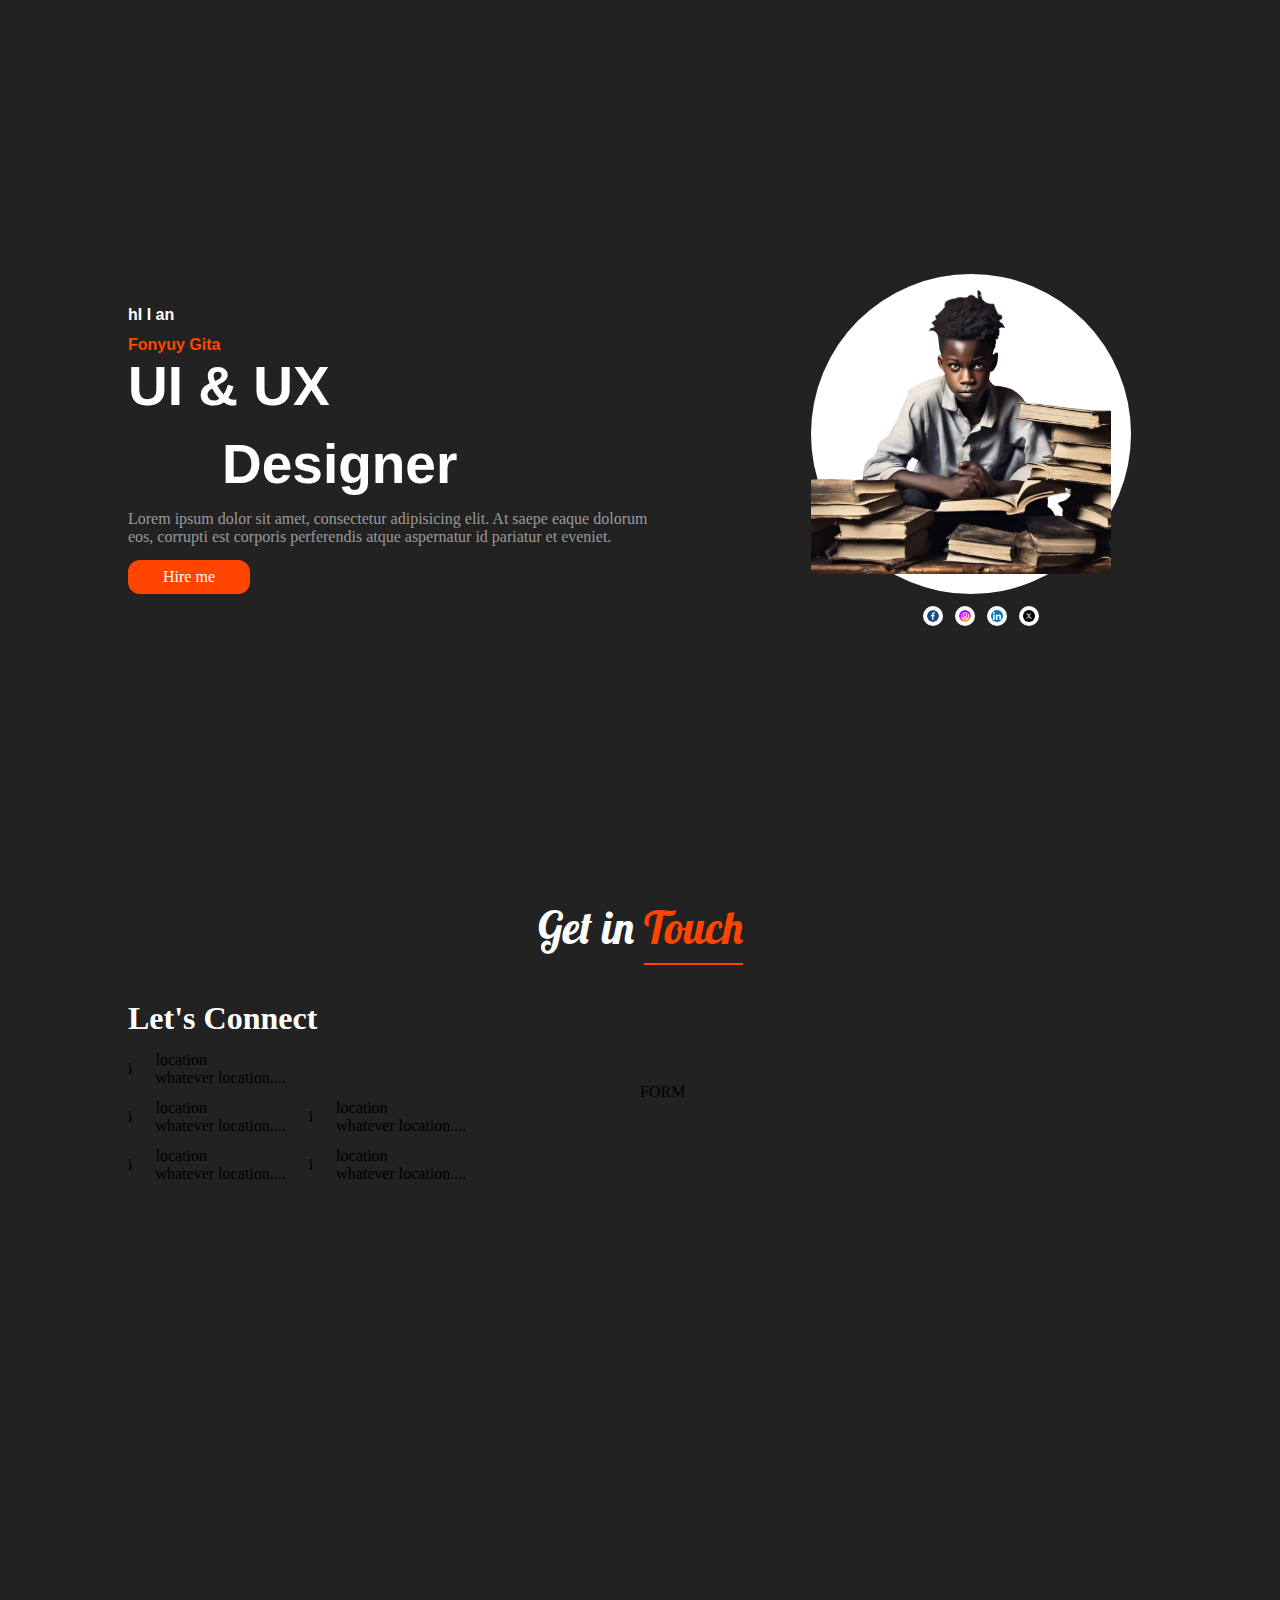
<file: 3.0 personal portfolio/index.html>
<!DOCTYPE html>
<html lang="en">
<head>
    <meta charset="UTF-8">
    <meta name="viewport" content="width=device-width, initial-scale=1.0">
    <title>Leo</title>
    <link rel="stylesheet" href="style.css">
    <link rel="preconnect" href="https://fonts.googleapis.com">
    <link rel="preconnect" href="https://fonts.gstatic.com" crossorigin>
    <link
      href="https://fonts.googleapis.com/css2?family=Lobster&family=PT+Serif:ital,wght@0,400;0,700;1,400;1,700&family=Sigmar&display=swap"
      rel="stylesheet">
</head>
<body>
    <!--  CONTENT HERE -->
      <!--  NAVBAR -->
       <!--  HERO SECTION -->
         <div class="container">
            <!-- left section -->
             <div class="left">
                <div class="box">
<p class="hi">hI I an</p>
<p class="name">Fonyuy Gita</p>
<h1 class="text1">UI & UX</h1>
                </div>

                <div class="boxLeft">
                    <h1>Designer</h1>
                </div>
                <p class="desc">Lorem ipsum dolor sit amet, consectetur adipisicing elit. At saepe eaque dolorum eos, corrupti est corporis perferendis atque aspernatur id pariatur et eveniet.</p>
                <a href="/" class="btn">Hire me</a>
               
             </div>
             <!-- right section -->
              <div class="right">
              <div class="imageContainer">
                <img src="./assets/images/w1.png" alt="">
              </div>
              <div class="icons">
                <img alt="" src="./assets/icons/facebook.png" class="icon">
                <img alt="" src="./assets/icons/instagram.png" class="icon">
                <img alt="" src="./assets/icons/linkedin.png" class="icon">
                <img alt="" src="./assets/icons/twitter.png" class="icon">

              </div>
            </div>
         </div>

         <!-- about me -->
          <!-- services -->
           <!-- contact me section -->
            <section class="contact">
<div class="title">
  <h1>Get in <span>Touch</span></h1>
  <div class="line"></div>

</div>
<!-- -____________________________________________________ -->
<!-- contact details -->
 <div class="contactMain">
  <div class="details">
   <h1 class="title">Let's Connect</h1>
   <div class="infos">
    <!-- info text -->
     <div class="info">
      <span>i</span>
      <div class="infoText">
        <p>location</p>
        <p>whatever location....</p>
      </div>
     </div>
    <div class="info">
      <span>i</span>
      <div class="infoText">
        <p>location</p>
        <p>whatever location....</p>
    </div>
    <div class="info">
      <span>i</span>
      <div class="infoText">
        <p>location</p>
        <p>whatever location....</p>
    </div>


   </div>
   <!-- icons -->
    <div class="icons">
      <!-- here -->
    </div>
  </div>
  <div class="info">
    <span>i</span>
    <div class="infoText">
      <p>location</p>
      <p>whatever location....</p>
    </div>
    <div class="info">
      <span>i</span>
      <div class="infoText">
        <p>location</p>
        <p>whatever location....</p>
      </div>
  
  
    </div>
    <!-- icons -->
    <div class="icons">
      <!-- here -->
    </div>
  </div>
 
   

 </div>



 </div>

<div class="contactForm">
  FORM
</div>
 </div>

 
            </section>
</body>
</html>
</file>
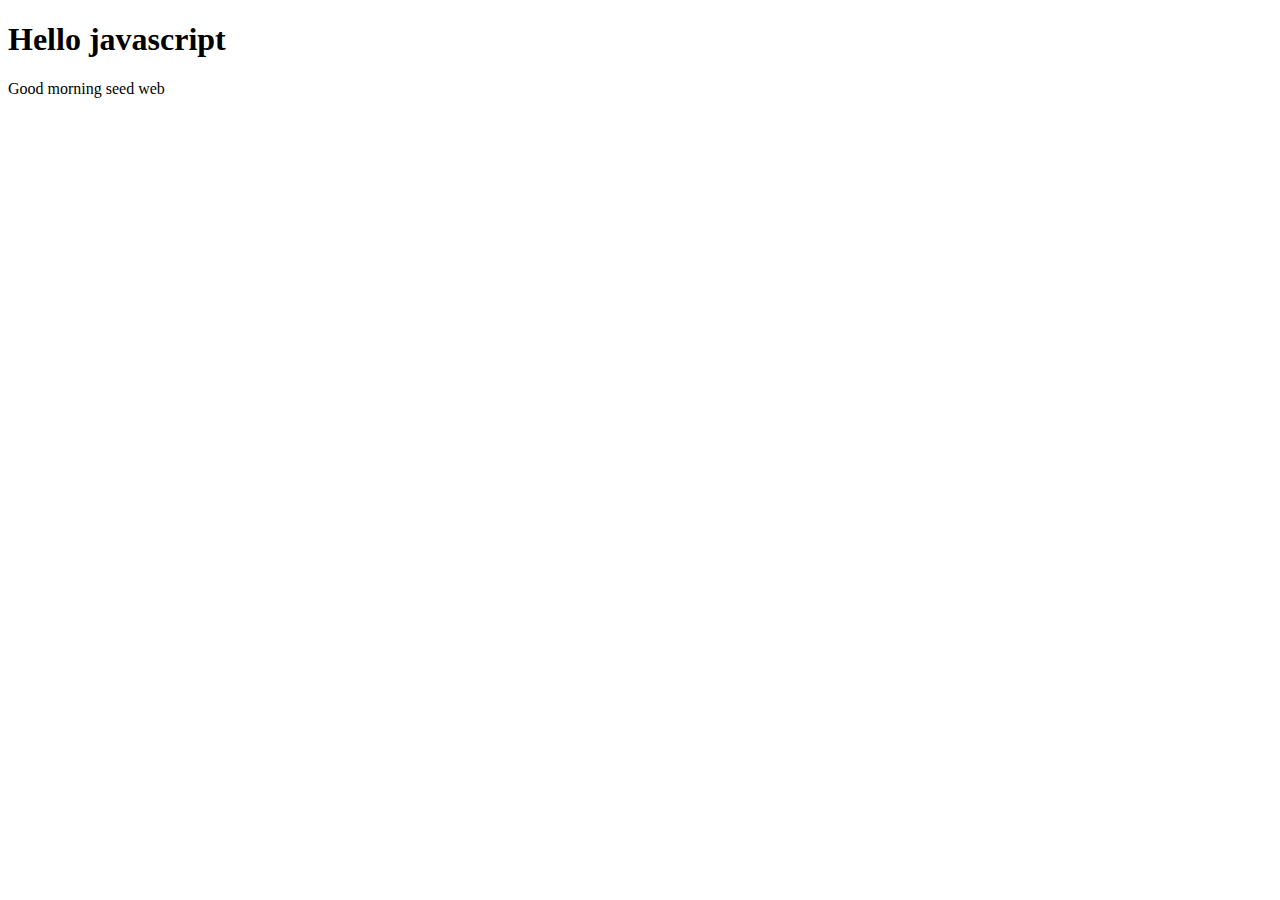
<file: 4.0 javascript basics/index.html>
<!DOCTYPE html>
<html lang="en">
<head>
    <meta charset="UTF-8">
    <meta name="viewport" content="width=device-width, initial-scale=1.0">
    <title>Document</title>
</head>
<body>

    <h1>Hello javascript</h1>
    <p id="paragraph">Good morning seed web</p>

    <script src="script.js"></script>
</body>
</html>
</file>
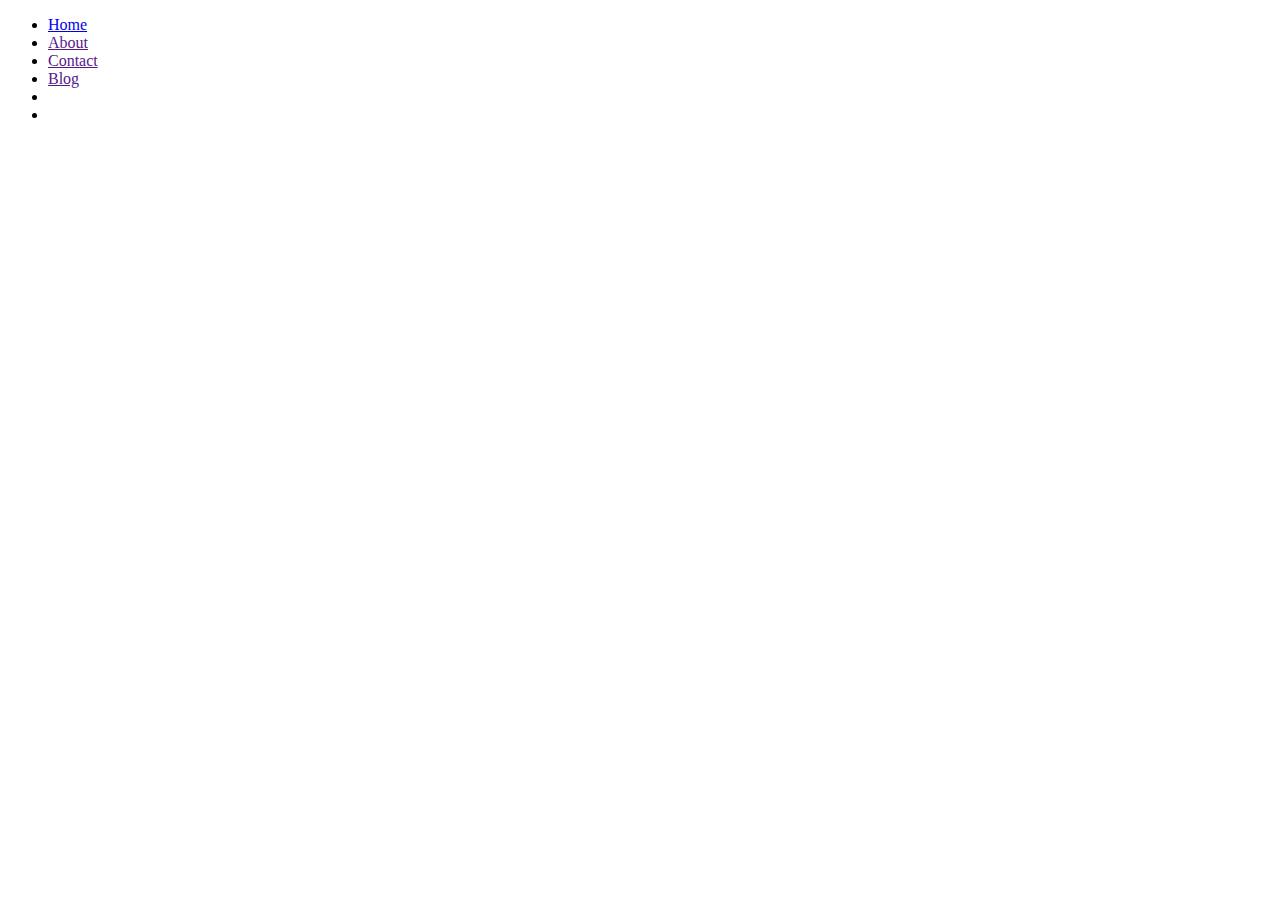
<file: 1.0 html basics/demonstrate.html>
<!DOCTYPE html>
<html lang="en">
<head>
    <meta charset="UTF-8">
    <meta name="viewport" content="width=device-width, initial-scale=1.0">
    <title>Document</title>
</head>
<body>
    
    <ul>
        <li><a href="/">Home</a></li>
        <li><a href="">About</a></li>
        <li><a href="">Contact</a></li>
        <li><a href="">Blog</a></li>
        <li></li>
        <li></li>

    </ul>
</body>
</html>
</file>
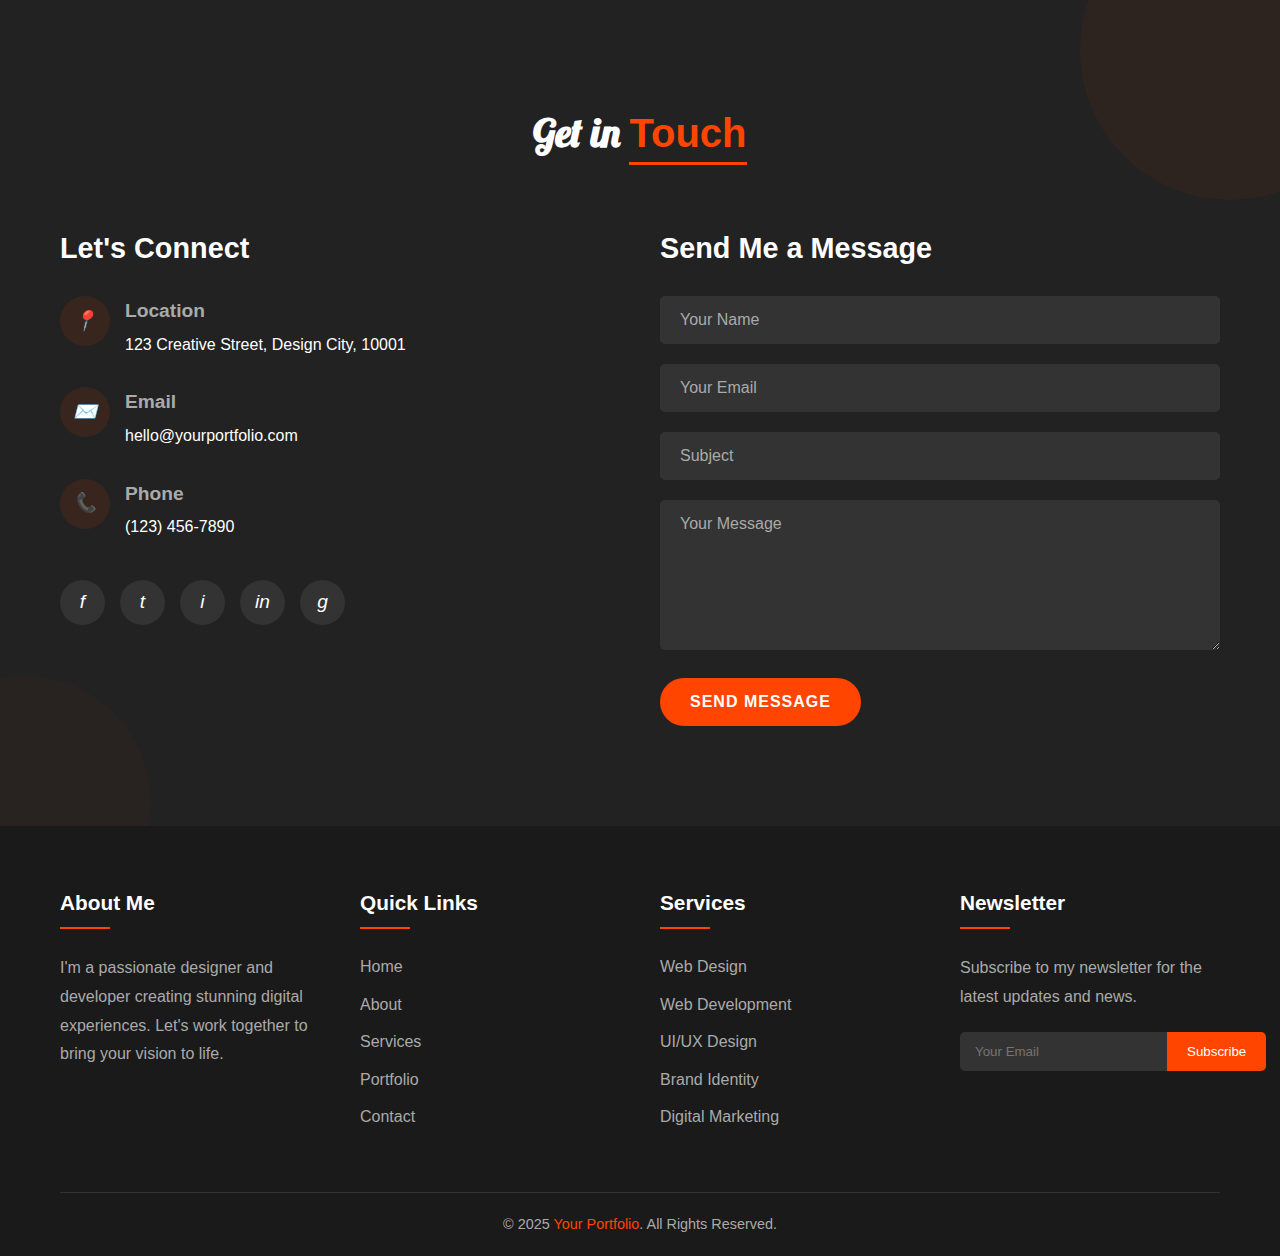
<file: 3.1 contact soln/contact.html>
<!DOCTYPE html>
<html lang="en">

<head>
    <meta charset="UTF-8">
    <meta name="viewport" content="width=device-width, initial-scale=1.0">
    <title>Portfolio Contact Section</title>
    <!-- google fonts -->
        <link rel="preconnect" href="https://fonts.googleapis.com">
        <link rel="preconnect" href="https://fonts.gstatic.com" crossorigin>
        <link
            href="https://fonts.googleapis.com/css2?family=Lobster&family=PT+Serif:ital,wght@0,400;0,700;1,400;1,700&family=Sigmar&display=swap"
            rel="stylesheet">
    <link rel="stylesheet" href="contact.css">
</head>

<body>
    <!-- 
    ==============================================
    CONTACT SECTION
    ==============================================
    -->
    <section class="contact-section">
        <div class="container">
            <!-- Section heading -->
            <h2 class="section-title">Get in <span>Touch</span></h2>

            <div class="contact-content">
                <!-- Left column: Contact information -->
                <div class="contact-info">
                    <h3>Let's Connect</h3>

                    <!-- Address information -->
                    <div class="info-item">
                        <i class="icon-map-marker"></i>
                        <div class="info-details">
                            <h4>Location</h4>
                            <p>123 Creative Street, Design City, 10001</p>
                        </div>
                    </div>

                    <!-- Email information -->
                    <div class="info-item">
                        <i class="icon-envelope"></i>
                        <div class="info-details">
                            <h4>Email</h4>
                            <a href="mailto:hello@yourportfolio.com">hello@yourportfolio.com</a>
                        </div>
                    </div>

                    <!-- Phone information -->
                    <div class="info-item">
                        <i class="icon-phone"></i>
                        <div class="info-details">
                            <h4>Phone</h4>
                            <a href="tel:+1234567890">(123) 456-7890</a>
                        </div>
                    </div>

                    <!-- Social media links -->
                    <div class="social-links">
                        <a href="#" class="social-link"><i class="icon-facebook"></i></a>
                        <a href="#" class="social-link"><i class="icon-twitter"></i></a>
                        <a href="#" class="social-link"><i class="icon-instagram"></i></a>
                        <a href="#" class="social-link"><i class="icon-linkedin"></i></a>
                        <a href="#" class="social-link"><i class="icon-github"></i></a>
                    </div>
                </div>

                <!-- Right column: Contact form -->
                <div class="contact-form">
                    <h3>Send Me a Message</h3>
                    <form action="#" method="post">
                        <!-- Name input field -->
                        <div class="form-group">
                            <input type="text" class="form-control" placeholder="Your Name" required>
                        </div>

                        <!-- Email input field -->
                        <div class="form-group">
                            <input type="email" class="form-control" placeholder="Your Email" required>
                        </div>

                        <!-- Subject input field -->
                        <div class="form-group">
                            <input type="text" class="form-control" placeholder="Subject">
                        </div>

                        <!-- Message textarea -->
                        <div class="form-group">
                            <textarea class="form-control" placeholder="Your Message" required></textarea>
                        </div>

                        <!-- Submit button -->
                        <button type="submit" class="btn-submit">Send Message</button>
                    </form>
                </div>
            </div>
        </div>
    </section>

    <!-- 
    ==============================================
    FOOTER SECTION
    ==============================================
    -->
    <footer class="footer">
        <div class="container">
            <div class="footer-content">
                <!-- About column -->
                <div class="footer-col">
                    <h4>About Me</h4>
                    <p>I'm a passionate designer and developer creating stunning digital experiences. Let's work
                        together to bring your vision to life.</p>
                </div>

                <!-- Quick links column -->
                <div class="footer-col">
                    <h4>Quick Links</h4>
                    <ul class="footer-links">
                        <li><a href="#">Home</a></li>
                        <li><a href="#">About</a></li>
                        <li><a href="#">Services</a></li>
                        <li><a href="#">Portfolio</a></li>
                        <li><a href="#">Contact</a></li>
                    </ul>
                </div>

                <!-- Services column -->
                <div class="footer-col">
                    <h4>Services</h4>
                    <ul class="footer-links">
                        <li><a href="#">Web Design</a></li>
                        <li><a href="#">Web Development</a></li>
                        <li><a href="#">UI/UX Design</a></li>
                        <li><a href="#">Brand Identity</a></li>
                        <li><a href="#">Digital Marketing</a></li>
                    </ul>
                </div>

                <!-- Newsletter column -->
                <div class="footer-col footer-newsletter">
                    <h4>Newsletter</h4>
                    <p>Subscribe to my newsletter for the latest updates and news.</p>
                    <form class="newsletter-form">
                        <input type="email" class="newsletter-input" placeholder="Your Email" required>
                        <button type="submit" class="newsletter-btn">Subscribe</button>
                    </form>
                </div>
            </div>

            <!-- Copyright section -->
            <div class="footer-bottom">
                <p>&copy; 2025 <span>Your Portfolio</span>. All Rights Reserved.</p>
            </div>
        </div>
    </footer>
</body>

</html>
</file>
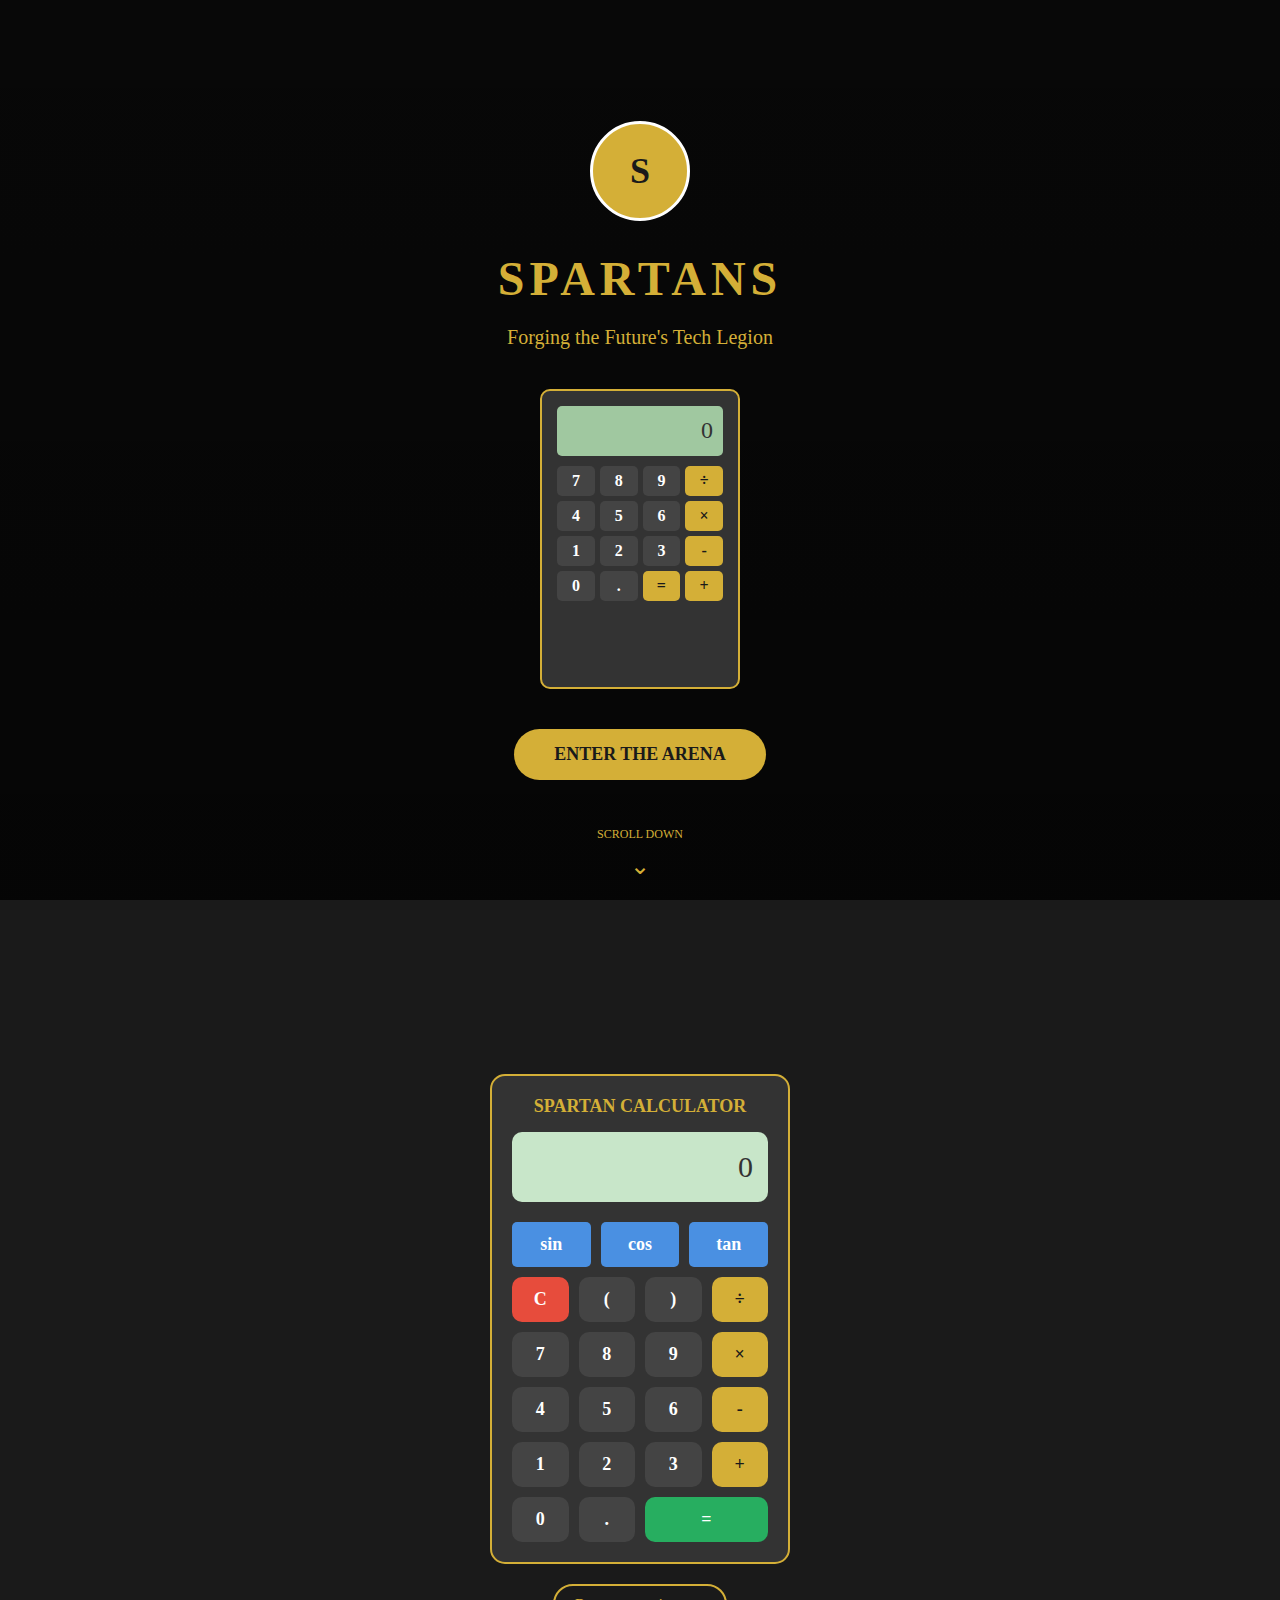
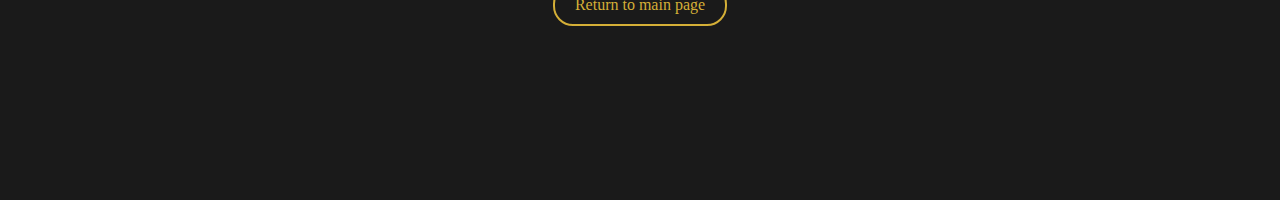
<file: calcculator/calculator.html>
<!DOCTYPE html>
<html lang="en">

<head>
    <meta charset="UTF-8">
    <meta name="viewport" content="width=device-width, initial-scale=1.0">
    <title>Spartans Internship Program</title>
    <style>
        /* Global Styles */
        * {
            margin: 0;
            padding: 0;
            box-sizing: border-box;
            font-family: 'Times New Roman', serif;
        }

        body {
            background-color: #1a1a1a;
            color: #d4af37;
            overflow-x: hidden;
            height: 200vh;
        }

        /* Landing Page */
        .landing-page {
            height: 100vh;
            background: linear-gradient(rgba(0, 0, 0, 0.7), rgba(0, 0, 0, 0.8));
            display: flex;
            flex-direction: column;
            align-items: center;
            justify-content: center;
            text-align: center;
            position: relative;
        }

        .logo {
            width: 100px;
            height: 100px;
            background: #d4af37;
            color: #1a1a1a;
            border-radius: 50%;
            display: flex;
            align-items: center;
            justify-content: center;
            font-size: 36px;
            font-weight: bold;
            margin-bottom: 30px;
            border: 3px solid #fff;
        }

        h1 {
            font-size: 48px;
            letter-spacing: 5px;
            text-transform: uppercase;
            margin-bottom: 20px;
        }

        .tagline {
            font-size: 20px;
            margin-bottom: 40px;
        }

        .calculator-preview {
            width: 200px;
            height: 300px;
            background: #333;
            border-radius: 10px;
            border: 2px solid #d4af37;
            padding: 15px;
            display: flex;
            flex-direction: column;
            margin-bottom: 40px;
        }

        .calculator-screen {
            background: #a0c8a0;
            height: 50px;
            margin-bottom: 10px;
            border-radius: 5px;
            display: flex;
            justify-content: flex-end;
            align-items: center;
            padding: 0 10px;
            font-size: 24px;
            color: #333;
        }

        .calculator-keys {
            display: grid;
            grid-template-columns: repeat(4, 1fr);
            gap: 5px;
        }

        .calculator-key {
            background: #444;
            color: white;
            border-radius: 5px;
            height: 30px;
            display: flex;
            align-items: center;
            justify-content: center;
            font-weight: bold;
        }

        .operator-key {
            background: #d4af37;
            color: #1a1a1a;
        }

        .cta-button {
            padding: 15px 40px;
            background: #d4af37;
            color: #1a1a1a;
            border: none;
            border-radius: 30px;
            font-size: 18px;
            text-transform: uppercase;
            font-weight: bold;
            cursor: pointer;
            transition: all 0.3s ease;
        }

        .cta-button:hover {
            transform: scale(1.05);
        }

        /* Calculator Page */
        .calculator-page {
            height: 100vh;
            display: flex;
            flex-direction: column;
            align-items: center;
            justify-content: center;
            background: #1a1a1a;
        }

        .calculator-container {
            width: 300px;
            background: #333;
            border-radius: 15px;
            padding: 20px;
            border: 2px solid #d4af37;
        }

        .calculator-header {
            text-align: center;
            margin-bottom: 15px;
            color: #d4af37;
            text-transform: uppercase;
            font-size: 18px;
        }

        .calc-screen {
            background: #c8e6c9;
            height: 70px;
            margin-bottom: 20px;
            border-radius: 10px;
            display: flex;
            justify-content: flex-end;
            align-items: center;
            padding: 0 15px;
            font-size: 30px;
            color: #333;
        }

        .calc-keys {
            display: grid;
            grid-template-columns: repeat(4, 1fr);
            gap: 10px;
        }

        .calc-key {
            background: #444;
            color: white;
            border-radius: 10px;
            height: 45px;
            display: flex;
            align-items: center;
            justify-content: center;
            font-weight: bold;
            font-size: 18px;
            cursor: pointer;
            transition: all 0.2s ease;
        }

        .calc-key:hover {
            background: #555;
        }

        .op-key {
            background: #d4af37;
            color: #1a1a1a;
        }

        .op-key:hover {
            background: #e6c14f;
        }

        .clear-key {
            background: #e74c3c;
            color: white;
        }

        .clear-key:hover {
            background: #f85c4c;
        }

        /* Add these styles to your existing CSS file */

.trig-keys {
    display: grid;
    grid-template-columns: repeat(3, 1fr);
    gap: 10px;
    margin-bottom: 10px;
}

.trig-key {
    background-color: #4a90e2;
    color: white;
    text-align: center;
    padding: 15px 0;
    border-radius: 5px;
    cursor: pointer;
    font-weight: bold;
    transition: background-color 0.2s;
}

.trig-key:hover {
    background-color: #3a7bcc;
}

.trig-key:active {
    background-color: #2a6cbc;
}

        .equal-key {
            background: #27ae60;
            color: white;
            grid-column: span 2;
        }

        .equal-key:hover {
            background: #2ecc71;
        }

        .back-button {
            margin-top: 20px;
            padding: 10px 20px;
            background: transparent;
            border: 2px solid #d4af37;
            color: #d4af37;
            border-radius: 20px;
            font-size: 16px;
            cursor: pointer;
            transition: all 0.3s ease;
        }

        .back-button:hover {
            background: rgba(212, 175, 55, 0.2);
        }

        .scroll-indicator {
            position: absolute;
            bottom: 20px;
            left: 50%;
            transform: translateX(-50%);
            display: flex;
            flex-direction: column;
            align-items: center;
            color: #d4af37;
            animation: bounce 2s infinite;
        }

        .scroll-text {
            font-size: 12px;
            text-transform: uppercase;
            margin-bottom: 10px;
        }

        .scroll-arrow {
            font-size: 24px;
        }

        @keyframes bounce {

            0%,
            20%,
            50%,
            80%,
            100% {
                transform: translateY(0);
            }

            40% {
                transform: translateY(-10px);
            }

            60% {
                transform: translateY(-5px);
            }
        }

        /* Animation */
        .page-transition {
            transition: transform 1.5s ease;
        }

        .move-up {
            transform: translateY(-100vh);
        }
    </style>
</head>

<body>
    <div class="page-container page-transition">
        <!-- Landing Page -->
        <section class="landing-page">
            <div class="logo">S</div>
            <h1>Spartans</h1>
            <p class="tagline">Forging the Future's Tech Legion</p>

            <div class="calculator-preview">
                <div class="calculator-screen">0</div>
                <div class="calculator-keys">
                    <div class="calculator-key">7</div>
                    <div class="calculator-key">8</div>
                    <div class="calculator-key">9</div>
                    <div class="calculator-key operator-key">÷</div>
                    <div class="calculator-key">4</div>
                    <div class="calculator-key">5</div>
                    <div class="calculator-key">6</div>
                    <div class="calculator-key operator-key">×</div>
                    <div class="calculator-key">1</div>
                    <div class="calculator-key">2</div>
                    <div class="calculator-key">3</div>
                    <div class="calculator-key operator-key">-</div>
                    <div class="calculator-key">0</div>
                    <div class="calculator-key">.</div>
                    <div class="calculator-key operator-key">=</div>
                    <div class="calculator-key operator-key">+</div>
                </div>
            </div>

            <button class="cta-button" id="getStartedBtn">ENTER THE ARENA</button>

            <div class="scroll-indicator">
                <span class="scroll-text">Scroll Down</span>
                <span class="scroll-arrow">⌄</span>
            </div>
        </section>

        <!-- Calculator Page -->
    <!-- Calculator Page -->
    <section class="calculator-page">
        <div class="calculator-container">
            <h2 class="calculator-header">Spartan Calculator</h2>
            <div class="calc-screen">0</div>
    
            <!-- Added trig functions row here -->
            <div class="trig-keys">
                <div class="calc-key trig-key" id="sin-key">sin</div>
                <div class="calc-key trig-key" id="cos-key">cos</div>
                <div class="calc-key trig-key" id="tan-key">tan</div>
            </div>
    
            <div class="calc-keys">
                <div class="calc-key clear-key">C</div>
                <div class="calc-key">(</div>
                <div class="calc-key">)</div>
                <div class="calc-key op-key">÷</div>
    
                <div class="calc-key">7</div>
                <div class="calc-key">8</div>
                <div class="calc-key">9</div>
                <div class="calc-key op-key">×</div>
    
                <div class="calc-key">4</div>
                <div class="calc-key">5</div>
                <div class="calc-key">6</div>
                <div class="calc-key op-key">-</div>
    
                <div class="calc-key">1</div>
                <div class="calc-key">2</div>
                <div class="calc-key">3</div>
                <div class="calc-key op-key">+</div>
    
                <div class="calc-key">0</div>
                <div class="calc-key">.</div>
                <div class="calc-key equal-key">=</div>
            </div>
        </div>
    
        <button class="back-button" id="backBtn">Return to main page</button>
    </section>
    </div>
    
    <script>
        // Animation for page transition
        document.getElementById('getStartedBtn').addEventListener('click', function () {
            document.querySelector('.page-container').classList.add('move-up');
        });

        document.getElementById('backBtn').addEventListener('click', function () {
            document.querySelector('.page-container').classList.remove('move-up');
        });
    </script>
    
    <script src="calck.js"></script>
</body>

</html>
</file>
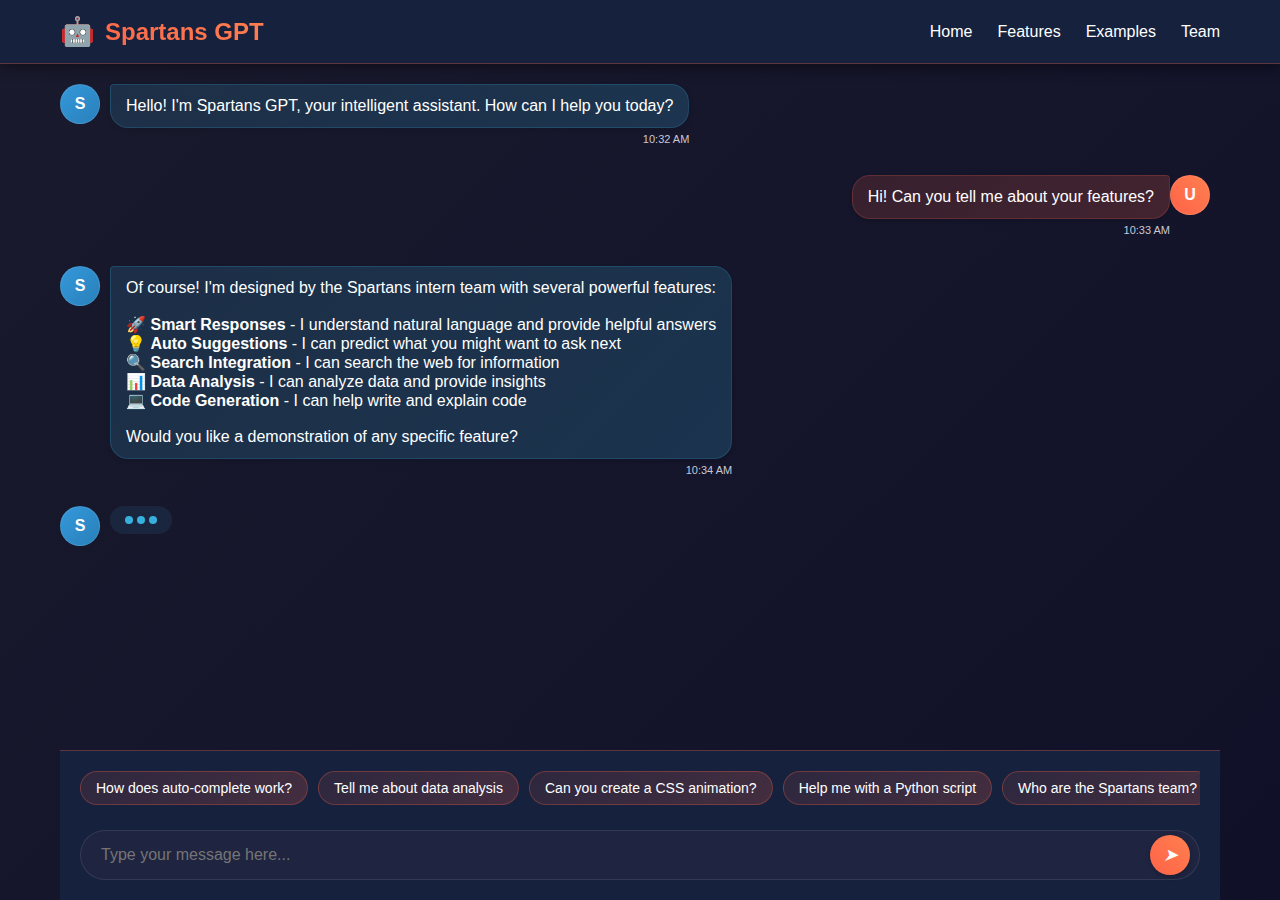
<file: projects/spartans.html>
<!DOCTYPE html>
<html lang="en">
<head>
    <meta charset="UTF-8">
    <meta name="viewport" content="width=device-width, initial-scale=1.0">
    <title>Spartans GPT</title>
    <style>
        * {
            margin: 0;
            padding: 0;
            box-sizing: border-box;
            font-family: 'Segoe UI', Tahoma, Geneva, Verdana, sans-serif;
        }

        :root {
            --dark-bg: #1a1a2e;
            --darker-bg: #16213e;
            --accent: #ff6347; /* orangered */
            --accent-gradient: linear-gradient(45deg, #ff6347, #ff7f50);
            --accent-secondary: #38b0de; /* Sky blue as secondary accent */
            --text: #ffffff;
            --text-secondary: #c8c8d4;
            --card-bg: #272741;
            --card-bg-secondary: #292945;
            --user-message-bg: rgba(255, 99, 71, 0.15);
            --bot-message-bg: rgba(56, 176, 222, 0.1);
            --gradient-start: rgba(22, 33, 62, 0.8);
            --gradient-end: rgba(26, 26, 46, 0.95);
        }

        body {
            background: linear-gradient(135deg, var(--dark-bg), #101028);
            color: var(--text);
            min-height: 100vh;
            display: flex;
            flex-direction: column;
        }

        .container {
            max-width: 1200px;
            margin: 0 auto;
            padding: 0 20px;
            width: 100%;
        }

        header {
            background-color: var(--darker-bg);
            padding: 15px 0;
            box-shadow: 0 4px 12px rgba(0, 0, 0, 0.4);
            position: relative;
            z-index: 10;
            border-bottom: 1px solid rgba(255, 99, 71, 0.3);
        }

        .header-content {
            display: flex;
            justify-content: space-between;
            align-items: center;
        }

        .logo {
            font-size: 24px;
            font-weight: bold;
            background: var(--accent-gradient);
            -webkit-background-clip: text;
            -webkit-text-fill-color: transparent;
            display: flex;
            align-items: center;
            gap: 10px;
        }

        .logo-icon {
            font-size: 28px;
            -webkit-text-fill-color: #ff6347;
        }

        nav ul {
            display: flex;
            gap: 25px;
            list-style: none;
        }

        nav a {
            color: var(--text);
            text-decoration: none;
            font-weight: 500;
            transition: all 0.3s;
            position: relative;
        }

        nav a:after {
            content: '';
            position: absolute;
            width: 0;
            height: 2px;
            background: var(--accent-gradient);
            bottom: -5px;
            left: 0;
            transition: width 0.3s;
        }

        nav a:hover {
            color: var(--accent);
        }

        nav a:hover:after {
            width: 100%;
        }

        /* Main chat container */
        .chat-container {
            flex: 1;
            display: flex;
            flex-direction: column;
            height: calc(100vh - 70px);
        }

        /* Chat history area */
        .chat-history {
            flex: 1;
            overflow-y: auto;
            padding: 20px 0;
            display: flex;
            flex-direction: column;
            gap: 15px;
        }

        .message {
            display: flex;
            margin-bottom: 15px;
            max-width: 80%;
            animation: fadeIn 0.3s ease-in-out;
        }

        @keyframes fadeIn {
            from { opacity: 0; transform: translateY(10px); }
            to { opacity: 1; transform: translateY(0); }
        }

        .message.user-message {
            align-self: flex-end;
        }

        .message.bot-message {
            align-self: flex-start;
        }

        .avatar {
            width: 40px;
            height: 40px;
            border-radius: 50%;
            display: flex;
            align-items: center;
            justify-content: center;
            margin-right: 10px;
            background: linear-gradient(135deg, var(--card-bg), var(--card-bg-secondary));
            border: 1px solid rgba(255, 255, 255, 0.1);
            flex-shrink: 0;
        }

        .user-avatar {
            background: var(--accent-gradient);
            color: white;
            font-weight: bold;
        }

        .bot-avatar {
            background: linear-gradient(135deg, #3498db, #2980b9);
            color: white;
            font-weight: bold;
        }

        .message-content {
            background: linear-gradient(135deg, var(--card-bg), var(--card-bg-secondary));
            padding: 12px 15px;
            border-radius: 18px;
            box-shadow: 0 2px 5px rgba(0, 0, 0, 0.1);
            border: 1px solid rgba(255, 255, 255, 0.05);
            position: relative;
        }

        .user-message .message-content {
            background: linear-gradient(135deg, rgba(255, 99, 71, 0.15), rgba(255, 99, 71, 0.2));
            border-top-right-radius: 4px;
            color: var(--text);
            border: 1px solid rgba(255, 99, 71, 0.2);
        }

        .bot-message .message-content {
            background: linear-gradient(135deg, rgba(56, 176, 222, 0.15), rgba(56, 176, 222, 0.2));
            border-top-left-radius: 4px;
            color: var(--text);
            border: 1px solid rgba(56, 176, 222, 0.2);
        }

        .message-time {
            font-size: 11px;
            color: var(--text-secondary);
            margin-top: 5px;
            text-align: right;
        }

        /* Code formatting in messages */
        .code-block {
            background-color: rgba(22, 33, 62, 0.7);
            padding: 10px;
            border-radius: 5px;
            margin: 10px 0;
            border-left: 3px solid var(--accent);
            font-family: 'Consolas', 'Monaco', monospace;
            overflow-x: auto;
        }

        /* Typing indicator */
        .typing-indicator {
            display: flex;
            align-items: center;
            padding: 10px 15px;
            background: rgba(56, 176, 222, 0.1);
            border-radius: 18px;
            width: fit-content;
            margin-bottom: 15px;
            animation: fadeIn 0.3s ease-in-out;
        }

        .typing-dots {
            display: flex;
            gap: 4px;
        }

        .typing-dot {
            width: 8px;
            height: 8px;
            background-color: var(--accent-secondary);
            border-radius: 50%;
            animation: typingAnimation 1.5s infinite ease-in-out;
        }

        .typing-dot:nth-child(1) {
            animation-delay: 0s;
        }

        .typing-dot:nth-child(2) {
            animation-delay: 0.3s;
        }

        .typing-dot:nth-child(3) {
            animation-delay: 0.6s;
        }

        @keyframes typingAnimation {
            0%, 100% { opacity: 0.3; transform: scale(0.8); }
            50% { opacity: 1; transform: scale(1); }
        }

        /* Input area styling */
        .chat-input-container {
            border-top: 1px solid rgba(255, 99, 71, 0.3);
            padding: 20px 0;
            background-color: var(--darker-bg);
        }

        .chat-input-wrapper {
            display: flex;
            flex-direction: column;
            position: relative;
        }

        .suggestions-container {
            display: flex;
            gap: 10px;
            margin-bottom: 15px;
            overflow-x: auto;
            padding-bottom: 10px;
            scrollbar-width: thin;
            scrollbar-color: var(--accent) var(--card-bg);
        }

        .suggestions-container::-webkit-scrollbar {
            height: 5px;
        }

        .suggestions-container::-webkit-scrollbar-track {
            background: var(--card-bg);
            border-radius: 10px;
        }

        .suggestions-container::-webkit-scrollbar-thumb {
            background: var(--accent);
            border-radius: 10px;
        }

        .suggestion-chip {
            background: linear-gradient(135deg, rgba(255, 99, 71, 0.1), rgba(255, 99, 71, 0.2));
            border: 1px solid rgba(255, 99, 71, 0.3);
            border-radius: 20px;
            padding: 8px 15px;
            font-size: 14px;
            white-space: nowrap;
            cursor: pointer;
            transition: all 0.3s;
        }

        .suggestion-chip:hover {
            background: var(--accent-gradient);
            color: white;
            transform: translateY(-2px);
            box-shadow: 0 4px 8px rgba(255, 99, 71, 0.3);
        }

        .input-row {
            display: flex;
            align-items: center;
            position: relative;
        }

        .chat-input {
            flex: 1;
            padding: 15px 20px;
            border-radius: 30px;
            border: 1px solid rgba(255, 255, 255, 0.1);
            background-color: rgba(39, 39, 65, 0.5);
            color: var(--text);
            font-size: 16px;
            outline: none;
            transition: all 0.3s;
            padding-right: 50px;
            resize: none;
            overflow-y: auto;
            max-height: 120px;
        }

        .chat-input:focus {
            box-shadow: 0 0 0 2px var(--accent);
            background-color: rgba(39, 39, 65, 0.8);
            border: 1px solid rgba(255, 99, 71, 0.3);
        }

        .send-button {
            position: absolute;
            right: 10px;
            background: var(--accent-gradient);
            color: white;
            border: none;
            border-radius: 50%;
            width: 40px;
            height: 40px;
            font-size: 18px;
            cursor: pointer;
            transition: all 0.3s;
            display: flex;
            align-items: center;
            justify-content: center;
            box-shadow: 0 2px 5px rgba(0, 0, 0, 0.2);
        }

        .send-button:hover {
            transform: scale(1.1);
            box-shadow: 0 4px 10px rgba(255, 99, 71, 0.4);
        }

        /* Mobile responsiveness */
        @media (max-width: 768px) {
            .header-content {
                flex-direction: column;
                gap: 15px;
            }

            nav ul {
                gap: 15px;
            }

            .message {
                max-width: 90%;
            }
        }

        @media (max-width: 480px) {
            nav ul {
                flex-wrap: wrap;
                justify-content: center;
                gap: 10px;
            }

            .avatar {
                width: 35px;
                height: 35px;
                font-size: 12px;
            }

            .message {
                max-width: 95%;
            }

            .chat-input {
                padding: 12px 15px;
                padding-right: 45px;
                font-size: 14px;
            }

            .send-button {
                width: 35px;
                height: 35px;
                font-size: 16px;
            }

            .suggestion-chip {
                padding: 6px 12px;
                font-size: 12px;
            }
        }
    </style>
</head>
<body>
    <header>
        <div class="container header-content">
            <div class="logo">
                <span class="logo-icon">🤖</span>
                <span>Spartans GPT</span>
            </div>
            <nav>
                <ul>
                    <li><a href="#">Home</a></li>
                    <li><a href="#">Features</a></li>
                    <li><a href="#">Examples</a></li>
                    <li><a href="#">Team</a></li>
                </ul>
            </nav>
        </div>
    </header>

    <div class="chat-container container">
        <div class="chat-history">
            <!-- Bot welcome message -->
            <div class="message bot-message">
                <div class="avatar bot-avatar">S</div>
                <div>
                    <div class="message-content">
                        <p>Hello! I'm Spartans GPT, your intelligent assistant. How can I help you today?</p>
                    </div>
                    <div class="message-time">10:32 AM</div>
                </div>
            </div>

            <!-- User message -->
            <div class="message user-message">
                <div>
                    <div class="message-content">
                        <p>Hi! Can you tell me about your features?</p>
                    </div>
                    <div class="message-time">10:33 AM</div>
                </div>
                <div class="avatar user-avatar">U</div>
            </div>

            <!-- Bot response -->
            <div class="message bot-message">
                <div class="avatar bot-avatar">S</div>
                <div>
                    <div class="message-content">
                        <p>Of course! I'm designed by the Spartans intern team with several powerful features:</p>
                        <br>
                        <p>🚀 <strong>Smart Responses</strong> - I understand natural language and provide helpful answers</p>
                        <p>💡 <strong>Auto Suggestions</strong> - I can predict what you might want to ask next</p>
                        <p>🔍 <strong>Search Integration</strong> - I can search the web for information</p>
                        <p>📊 <strong>Data Analysis</strong> - I can analyze data and provide insights</p>
                        <p>💻 <strong>Code Generation</strong> - I can help write and explain code</p>
                        <br>
                        <p>Would you like a demonstration of any specific feature?</p>
                    </div>
                    <div class="message-time">10:34 AM</div>
                </div>
            </div>

          

            <!-- Typing indicator -->
            <div class="message bot-message">
                <div class="avatar bot-avatar">S</div>
                <div class="typing-indicator">
                    <div class="typing-dots">
                        <div class="typing-dot"></div>
                        <div class="typing-dot"></div>
                        <div class="typing-dot"></div>
                    </div>
                </div>
            </div>
        </div>

        <div class="chat-input-container">
            <div class="container">
                <div class="chat-input-wrapper">
                    <div class="suggestions-container">
                        <div class="suggestion-chip">How does auto-complete work?</div>
                        <div class="suggestion-chip">Tell me about data analysis</div>
                        <div class="suggestion-chip">Can you create a CSS animation?</div>
                        <div class="suggestion-chip">Help me with a Python script</div>
                        <div class="suggestion-chip">Who are the Spartans team?</div>
                    </div>
                    <div class="input-row">
                        <textarea class="chat-input" placeholder="Type your message here..." rows="1"></textarea>
                        <button class="send-button">
                            <i>➤</i>
                        </button>
                    </div>
                </div>
            </div>
        </div>
    </div>
</body>
</html>
</file>
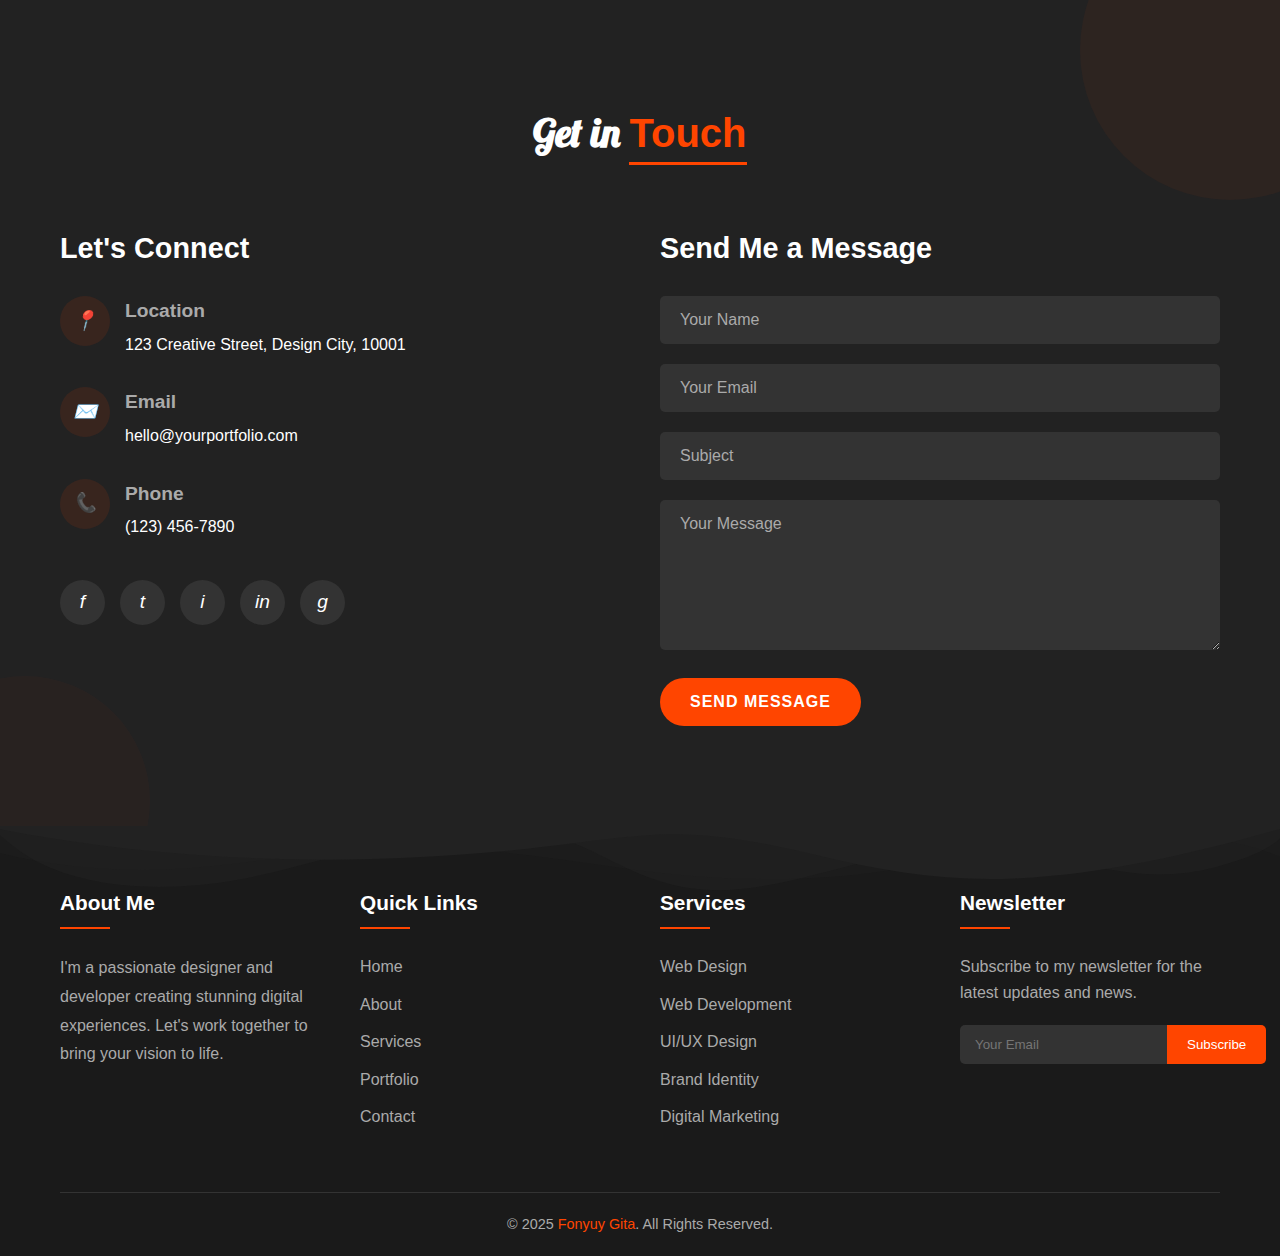
<file: 2.0 components/2.1 navbars/2.1.1 portfolio/section.html>
<!DOCTYPE html>
<html lang="en">
<head>
    <meta charset="UTF-8">
    <meta name="viewport" content="width=device-width, initial-scale=1.0">
    <title>Contact Section</title>
    <link rel="preconnect" href="https://fonts.googleapis.com">
    <link rel="preconnect" href="https://fonts.gstatic.com" crossorigin>
    <link
        href="https://fonts.googleapis.com/css2?family=Lobster&family=PT+Serif:ital,wght@0,400;0,700;1,400;1,700&family=Sigmar&display=swap"
        rel="stylesheet">
    <style>
        * {
            margin: 0;
            padding: 0;
            box-sizing: border-box;
            font-family: 'Poppins', sans-serif;
        }

        body {
            background-color: #222;
            color: white;
            line-height: 1.6;
        }

        .container {
            max-width: 1200px;
            margin: 0 auto;
            padding: 0 20px;
        }

        /* Contact Section */
        .contact-section {
            padding: 100px 0;
            position: relative;
            overflow: hidden;
        }

        .contact-section::before {
            content: '';
            position: absolute;
            top: -100px;
            right: -100px;
            width: 300px;
            height: 300px;
            border-radius: 50%;
            background: rgba(255, 69, 0, 0.05);
            z-index: 0;
        }

        .contact-section::after {
            content: '';
            position: absolute;
            bottom: -100px;
            left: -100px;
            width: 250px;
            height: 250px;
            border-radius: 50%;
            background: rgba(255, 69, 0, 0.03);
            z-index: 0;
        }

        .section-title {
            font-size: 2.5rem;
            text-align: center;
            margin-bottom: 60px;
            position: relative;
            z-index: 1;
             font-family: "Lobster", serif
        }

        .section-title span {
            color: orangered;
            position: relative;
        }

        .section-title span::after {
            content: '';
            position: absolute;
            bottom: -10px;
            left: 0;
            width: 100%;
            height: 3px;
            background-color: orangered;
        }

        .contact-content {
            display: flex;
            flex-wrap: wrap;
            gap: 40px;
            position: relative;
            z-index: 1;
        }

        .contact-info {
            flex: 1;
            min-width: 300px;
        }

        .contact-info h3 {
            font-size: 1.8rem;
            margin-bottom: 25px;
            color: white;
        }

        .info-item {
            display: flex;
            align-items: flex-start;
            margin-bottom: 30px;
        }

        .info-item i {
            width: 50px;
            height: 50px;
            background-color: rgba(255, 69, 0, 0.1);
            border-radius: 50%;
            display: flex;
            align-items: center;
            justify-content: center;
            margin-right: 15px;
            color: orangered;
            font-size: 1.2rem;
        }

        .info-details h4 {
            font-size: 1.2rem;
            color: #aaa;
            margin-bottom: 5px;
        }

        .info-details p, .info-details a {
            color: white;
            text-decoration: none;
            transition: color 0.3s;
        }

        .info-details a:hover {
            color: orangered;
        }

        .social-links {
            display: flex;
            gap: 15px;
            margin-top: 40px;
        }

        .social-link {
            width: 45px;
            height: 45px;
            border-radius: 50%;
            background-color: #333;
            display: flex;
            align-items: center;
            justify-content: center;
            color: white;
            text-decoration: none;
            transition: all 0.3s;
            font-size: 1.2rem;
        }

        .social-link:hover {
            background-color: orangered;
            transform: translateY(-5px);
        }

        .contact-form {
            flex: 1;
            min-width: 300px;
        }

        .contact-form h3 {
            font-size: 1.8rem;
            margin-bottom: 25px;
            color: white;
        }

        .form-group {
            margin-bottom: 20px;
        }

        .form-control {
            width: 100%;
            padding: 15px 20px;
            border: none;
            background-color: #333;
            color: white;
            border-radius: 5px;
            font-size: 1rem;
            transition: all 0.3s;
        }

        .form-control:focus {
            outline: none;
            box-shadow: 0 0 0 2px orangered;
        }

        textarea.form-control {
            resize: vertical;
            min-height: 150px;
        }

        .form-control::placeholder {
            color: #aaa;
        }

        .btn-submit {
            background-color: orangered;
            color: white;
            border: none;
            padding: 15px 30px;
            font-size: 1rem;
            border-radius: 30px;
            cursor: pointer;
            transition: all 0.3s;
            text-transform: uppercase;
            letter-spacing: 1px;
            font-weight: 600;
        }

        .btn-submit:hover {
            background-color: #ff3300;
            transform: translateY(-3px);
            box-shadow: 0 10px 20px rgba(255, 69, 0, 0.2);
        }

        /* Footer Section */
        .footer {
            background-color: #1a1a1a;
            padding: 60px 0 20px;
            position: relative;
            overflow: hidden;
        }

        .footer-wave {
            position: absolute;
            top: 0;
            left: 0;
            width: 100%;
            height: 70px;
            background: url("data:image/svg+xml,%3Csvg xmlns='http://www.w3.org/2000/svg' viewBox='0 0 1200 120' preserveAspectRatio='none'%3E%3Cpath d='M0,0V46.29c47.79,22.2,103.59,32.17,158,28,70.36-5.37,136.33-33.31,206.8-37.5C438.64,32.43,512.34,53.67,583,72.05c69.27,18,138.3,24.88,209.4,13.08,36.15-6,69.85-17.84,104.45-29.34C989.49,25,1113-14.29,1200,52.47V0Z' opacity='.25' fill='%23222222'%3E%3C/path%3E%3Cpath d='M0,0V15.81C13,36.92,27.64,56.86,47.69,72.05,99.41,111.27,165,111,224.58,91.58c31.15-10.15,60.09-26.07,89.67-39.8,40.92-19,84.73-46,130.83-49.67,36.26-2.85,70.9,9.42,98.6,31.56,31.77,25.39,62.32,62,103.63,73,40.44,10.79,81.35-6.69,119.13-24.28s75.16-39,116.92-43.05c59.73-5.85,113.28,22.88,168.9,38.84,30.2,8.66,59,6.17,87.09-7.5,22.43-10.89,48-26.93,60.65-49.24V0Z' opacity='.5' fill='%23222222'%3E%3C/path%3E%3Cpath d='M0,0V5.63C149.93,59,314.09,71.32,475.83,42.57c43-7.64,84.23-20.12,127.61-26.46,59-8.63,112.48,12.24,165.56,35.4C827.93,77.22,886,95.24,951.2,90c86.53-7,172.46-45.71,248.8-84.81V0Z' fill='%23222222'%3E%3C/path%3E%3C/svg%3E") no-repeat;
            background-size: cover;
        }

        .footer-content {
            display: flex;
            flex-wrap: wrap;
            gap: 40px;
            margin-bottom: 50px;
        }

        .footer-col {
            flex: 1;
            min-width: 250px;
        }

        .footer-col h4 {
            color: white;
            font-size: 1.3rem;
            margin-bottom: 25px;
            position: relative;
            padding-bottom: 10px;
        }

        .footer-col h4::after {
            content: '';
            position: absolute;
            bottom: 0;
            left: 0;
            width: 50px;
            height: 2px;
            background-color: orangered;
        }

        .footer-links li {
            list-style: none;
            margin-bottom: 12px;
        }

        .footer-links a {
            color: #aaa;
            text-decoration: none;
            transition: all 0.3s;
            display: inline-block;
        }

        .footer-links a:hover {
            color: orangered;
            transform: translateX(5px);
        }

        .footer-newsletter p {
            color: #aaa;
            margin-bottom: 20px;
        }

        .newsletter-form {
            display: flex;
        }

        .newsletter-input {
            flex: 1;
            padding: 12px 15px;
            background-color: #333;
            border: none;
            color: white;
            border-radius: 5px 0 0 5px;
        }

        .newsletter-input:focus {
            outline: none;
        }

        .newsletter-btn {
            background-color: orangered;
            color: white;
            border: none;
            padding: 0 20px;
            border-radius: 0 5px 5px 0;
            cursor: pointer;
            transition: all 0.3s;
        }

        .newsletter-btn:hover {
            background-color: #ff3300;
        }

        .footer-bottom {
            border-top: 1px solid #333;
            padding-top: 20px;
            text-align: center;
        }

        .footer-bottom p {
            color: #aaa;
            font-size: 0.9rem;
        }

        .footer-bottom span {
            color: orangered;
        }

        /* Responsive */
        @media (max-width: 768px) {
            .contact-content, .footer-content {
                flex-direction: column;
            }
            .section-title {
                font-size: 2rem;
            }
        }

        @media (max-width:780px){}

        /* Icons (Font Awesome substitutes) */
        .icon-map-marker::before { content: "📍"; }
        .icon-envelope::before { content: "✉️"; }
        .icon-phone::before { content: "📞"; }
        .icon-facebook::before { content: "f"; }
        .icon-twitter::before { content: "t"; }
        .icon-instagram::before { content: "i"; }
        .icon-linkedin::before { content: "in"; }
        .icon-github::before { content: "g"; }
    </style>
</head>
<body>
    <!-- Contact Section -->
    <section class="contact-section">
        <div class="container">
            <h2 class="section-title">Get in <span>Touch</span></h2>
            <div class="contact-content">
                <div class="contact-info">
                    <h3>Let's Connect</h3>
                    <div class="info-item">
                        <i class="icon-map-marker"></i>
                        <div class="info-details">
                            <h4>Location</h4>
                            <p>123 Creative Street, Design City, 10001</p>
                        </div>
                    </div>
                    <div class="info-item">
                        <i class="icon-envelope"></i>
                        <div class="info-details">
                            <h4>Email</h4>
                            <a href="mailto:hello@yourportfolio.com">hello@yourportfolio.com</a>
                        </div>
                    </div>
                    <div class="info-item">
                        <i class="icon-phone"></i>
                        <div class="info-details">
                            <h4>Phone</h4>
                            <a href="tel:+1234567890">(123) 456-7890</a>
                        </div>
                    </div>
                    <div class="social-links">
                        <a href="#" class="social-link"><i class="icon-facebook"></i></a>
                        <a href="#" class="social-link"><i class="icon-twitter"></i></a>
                        <a href="#" class="social-link"><i class="icon-instagram"></i></a>
                        <a href="#" class="social-link"><i class="icon-linkedin"></i></a>
                        <a href="#" class="social-link"><i class="icon-github"></i></a>
                    </div>
                </div>
                <div class="contact-form">
                    <h3>Send Me a Message</h3>
                    <form action="#" method="post">
                        <div class="form-group">
                            <input type="text" class="form-control" placeholder="Your Name" required>
                        </div>
                        <div class="form-group">
                            <input type="email" class="form-control" placeholder="Your Email" required>
                        </div>
                        <div class="form-group">
                            <input type="text" class="form-control" placeholder="Subject">
                        </div>
                        <div class="form-group">
                            <textarea class="form-control" placeholder="Your Message" required></textarea>
                        </div>
                        <button type="submit" class="btn-submit">Send Message</button>
                    </form>
                </div>
            </div>
        </div>
    </section>

    <!-- Footer Section -->
    <footer class="footer">
        <div class="footer-wave"></div>
        <div class="container">
            <div class="footer-content">
                <div class="footer-col">
                    <h4>About Me</h4>
                    <p style="color: #aaa; line-height: 1.8;">I'm a passionate designer and developer creating stunning digital experiences. Let's work together to bring your vision to life.</p>
                </div>
                <div class="footer-col">
                    <h4>Quick Links</h4>
                    <ul class="footer-links">
                        <li><a href="#">Home</a></li>
                        <li><a href="#">About</a></li>
                        <li><a href="#">Services</a></li>
                        <li><a href="#">Portfolio</a></li>
                        <li><a href="#">Contact</a></li>
                    </ul>
                </div>
                <div class="footer-col">
                    <h4>Services</h4>
                    <ul class="footer-links">
                        <li><a href="#">Web Design</a></li>
                        <li><a href="#">Web Development</a></li>
                        <li><a href="#">UI/UX Design</a></li>
                        <li><a href="#">Brand Identity</a></li>
                        <li><a href="#">Digital Marketing</a></li>
                    </ul>
                </div>
                <div class="footer-col footer-newsletter">
                    <h4>Newsletter</h4>
                    <p>Subscribe to my newsletter for the latest updates and news.</p>
                    <form class="newsletter-form">
                        <input type="email" class="newsletter-input" placeholder="Your Email" required>
                        <button type="submit" class="newsletter-btn">Subscribe</button>
                    </form>
                </div>
            </div>
            <div class="footer-bottom">
                <p>&copy; 2025 <span>Fonyuy Gita</span>. All Rights Reserved.</p>
            </div>
        </div>
    </footer>
</body>
</html>
</file>
<file: 3.0 personal portfolio/style.css>
*{
    margin: 0;
    padding: 0;
    box-sizing: border-box;
}

body{
    background-color: #222;
    width: 80%;
    margin: 0 auto;
    height: 100vh;
}

.container{
    display: flex;
    align-items: center;
    justify-content: space-between;
    height: 100vh;
    width: 100%;
}

.container .left{
    display: flex;
    flex-direction: column;
    gap: 14px;
    flex: 2;
}


/* more on left section */

.container .left .hi{
    font-weight: bold;
    color: white;
    font-family: 'Franklin Gothic Medium', 'Arial Narrow', Arial, sans-serif;
}

.container .left .name {
    font-weight: bold;
    color: orangered;
    font-family: 'Franklin Gothic Medium', 'Arial Narrow', Arial, sans-serif;
    margin-top: 12px;
}

.container .left .text1{
    font-size: 55px;
    font-weight: bolder;
    color: white;
    font-family: 'Franklin Gothic Medium', 'Arial Narrow', Arial, sans-serif;
}



.container .left .boxLeft h1 {
    font-size: 55px;
    font-weight: bolder;
    color: white;
    font-family: 'Franklin Gothic Medium', 'Arial Narrow', Arial, sans-serif;
    margin-left: 94px;
}

.left .desc{
    color: #999;
    width: 80%;
}

.left .btn{
    color: white;
    background-color: orangered;
    padding: 8px 35px;
    width: fit-content;
    text-decoration: none;
    border-radius: 12px;
}
.right{
    flex:1;
}

.right .imageContainer{
    /* width: 100%;
    height: 100%; */
    height: 320px;
    width: 320px;
    background-color: white;
    border-radius: 50%;
    /* position: absolute; */
}

.right .icons{
    display: flex;
    justify-content: center;
    align-items: center;
    gap: 12px;
    margin-top: 12px;
    
}

.right .icons img{
    width: 20px;
    height: 20px;
    background-color: white;
    padding: 4px;
    border-radius: 50%;
    cursor: pointer;

}

.right .imageContainer img{
    width: 300px;
    height: 300px;
}

/* contact me styles */

.contact{
    /* background-color: teal; */
    height: 100vh;

}

.contact .title h1{
    text-align: center;
    font-size: 44px;
    color: white;
    font-family: "Lobster", sans-serif;
        font-weight: 400;
        font-style: normal;
}

.contact .title span{
    color: orangered;
    position: relative;

}

.contact .title span::after{
    content: '';
    width: 100%;
    height: 2px;
    background-color: orangered;
    position: absolute;
    bottom: -10px;
    left: 0;
   
}

.contact .contactMain{
    width: 100%;
    /* background-color: red; */
    display: flex;
    align-items: center;
    margin-top: 45px;
}

.contact .contactMain .details{
    /* background-color: teal; */
    flex: 1;
    /* padding: 34px; */
}
.details  .title {
    color: white;
}

.details .infos{
    display: flex;
    flex-direction: column;
    gap: 12px;
    /* background-color: red; */
    margin-top: 14px;
}
.details .infos .info{
    display: flex;
    align-items: center;
    gap: 23px;
}
.contact .contactMain .contactForm{
    /* background-color: black; */
    flex: 1;
}
</file>
<file: 3.1 contact soln/contact.css>
/* 
==============================================
GLOBAL STYLES
==============================================
*/
* {
    margin: 0;
    padding: 0;
    box-sizing: border-box;
    font-family: 'Poppins', sans-serif;
}

body {
    /* Dark background as requested */
    background-color: #222;
    color: white;
    line-height: 1.6;
}

.container {
    /* Container for content alignment */
    max-width: 1200px;
    margin: 0 auto;
    padding: 0 20px;
}

/* 
==============================================
CONTACT SECTION STYLES
==============================================
*/
.contact-section {
    /* Spacing for the section */
    padding: 100px 0;
    position: relative;
    overflow: hidden;
}

/* Decorative circle elements */
.contact-section::before {
    content: '';
    position: absolute;
    top: -100px;
    right: -100px;
    width: 300px;
    height: 300px;
    border-radius: 50%;
    /* Semi-transparent orange-red for visual interest */
    background: rgba(255, 69, 0, 0.05);
    z-index: 0;
}

.contact-section::after {
    content: '';
    position: absolute;
    bottom: -100px;
    left: -100px;
    width: 250px;
    height: 250px;
    border-radius: 50%;
    /* Semi-transparent orange-red for visual interest */
    background: rgba(255, 69, 0, 0.03);
    z-index: 0;
}

/* Section title styling */
.section-title {
    font-size: 2.5rem;
    text-align: center;
    margin-bottom: 60px;
    position: relative;
    z-index: 1;
    font-family: "Lobster", serif
}

/* Highlight "Touch" with orange-red color */
.section-title span {
    color: orangered;
    position: relative;
}

/* Underline for the highlighted word */
.section-title span::after {
    content: '';
    position: absolute;
    bottom: -10px;
    left: 0;
    width: 100%;
    height: 3px;
    background-color: orangered;
}

/* Two-column layout for contact content */
.contact-content {
    display: flex;
    flex-wrap: wrap;
    gap: 40px;
    position: relative;
    z-index: 1;
}

/* Left column: Contact information */
.contact-info {
    flex: 1;
    min-width: 300px;
}

.contact-info h3 {
    font-size: 1.8rem;
    margin-bottom: 25px;
    color: white;
}

/* Individual contact item (address, email, phone) */
.info-item {
    display: flex;
    align-items: flex-start;
    margin-bottom: 30px;
}

/* Icon styling for contact items */
.info-item i {
    width: 50px;
    height: 50px;
    background-color: rgba(255, 69, 0, 0.1);
    border-radius: 50%;
    display: flex;
    align-items: center;
    justify-content: center;
    margin-right: 15px;
    color: orangered;
    font-size: 1.2rem;
}

/* Contact item titles */
.info-details h4 {
    font-size: 1.2rem;
    color: #aaa;
    /* Gray color for secondary text */
    margin-bottom: 5px;
}

/* Contact item content and links */
.info-details p,
.info-details a {
    color: white;
    text-decoration: none;
    transition: color 0.3s;
}

/* Hover effect for links */
.info-details a:hover {
    color: orangered;
}

/* Social media links container */
.social-links {
    display: flex;
    gap: 15px;
    margin-top: 40px;
}

/* Individual social media link styling */
.social-link {
    width: 45px;
    height: 45px;
    border-radius: 50%;
    background-color: #333;
    display: flex;
    align-items: center;
    justify-content: center;
    color: white;
    text-decoration: none;
    transition: all 0.3s;
    font-size: 1.2rem;
}

/* Hover effect for social links */
.social-link:hover {
    background-color: orangered;
    transform: translateY(-5px);
}

/* Right column: Contact form */
.contact-form {
    flex: 1;
    min-width: 300px;
}

.contact-form h3 {
    font-size: 1.8rem;
    margin-bottom: 25px;
    color: white;
}

/* Form field container */
.form-group {
    margin-bottom: 20px;
}

/* Input and textarea styling */
.form-control {
    width: 100%;
    padding: 15px 20px;
    border: none;
    background-color: #333;
    color: white;
    border-radius: 5px;
    font-size: 1rem;
    transition: all 0.3s;
}

/* Focus state for form fields */
.form-control:focus {
    outline: none;
    box-shadow: 0 0 0 2px orangered;
}

/* Specific style for textarea */
textarea.form-control {
    resize: vertical;
    min-height: 150px;
}

/* Placeholder text color */
.form-control::placeholder {
    color: #aaa;
}

/* Submit button styling */
.btn-submit {
    background-color: orangered;
    color: white;
    border: none;
    padding: 15px 30px;
    font-size: 1rem;
    border-radius: 30px;
    cursor: pointer;
    transition: all 0.3s;
    text-transform: uppercase;
    letter-spacing: 1px;
    font-weight: 600;
}

/* Hover effect for submit button */
.btn-submit:hover {
    background-color: #ff3300;
    transform: translateY(-3px);
    box-shadow: 0 10px 20px rgba(255, 69, 0, 0.2);
}

/* 
==============================================
FOOTER SECTION STYLES
==============================================
*/
.footer {
    /* Slightly darker background than main content */
    background-color: #1a1a1a;
    padding: 60px 0 20px;
    position: relative;
}

/* Multi-column layout for footer content */
.footer-content {
    display: flex;
    flex-wrap: wrap;
    gap: 40px;
    margin-bottom: 50px;
}

/* Individual footer column */
.footer-col {
    flex: 1;
    min-width: 250px;
}

/* Footer column headings */
.footer-col h4 {
    color: white;
    font-size: 1.3rem;
    margin-bottom: 25px;
    position: relative;
    padding-bottom: 10px;
}

/* Underline for footer headings */
.footer-col h4::after {
    content: '';
    position: absolute;
    bottom: 0;
    left: 0;
    width: 50px;
    height: 2px;
    background-color: orangered;
}

/* Footer paragraph text */
.footer-col p {
    color: #aaa;
    /* Gray color for secondary text */
    line-height: 1.8;
}

/* Footer links list */
.footer-links li {
    list-style: none;
    margin-bottom: 12px;
}

/* Footer link styling */
.footer-links a {
    color: #aaa;
    /* Gray color for secondary text */
    text-decoration: none;
    transition: all 0.3s;
    display: inline-block;
}

/* Hover effect for footer links */
.footer-links a:hover {
    color: orangered;
    transform: translateX(5px);
}

/* Newsletter section specific styles */
.footer-newsletter p {
    color: #aaa;
    /* Gray color for secondary text */
    margin-bottom: 20px;
}

/* Newsletter form layout */
.newsletter-form {
    display: flex;
}

/* Newsletter input field */
.newsletter-input {
    flex: 1;
    padding: 12px 15px;
    background-color: #333;
    border: none;
    color: white;
    border-radius: 5px 0 0 5px;
}

.newsletter-input:focus {
    outline: none;
}

/* Newsletter subscribe button */
.newsletter-btn {
    background-color: orangered;
    color: white;
    border: none;
    padding: 0 20px;
    border-radius: 0 5px 5px 0;
    cursor: pointer;
    transition: all 0.3s;
}

.newsletter-btn:hover {
    background-color: #ff3300;
}

/* Copyright section */
.footer-bottom {
    border-top: 1px solid #333;
    padding-top: 20px;
    text-align: center;
}

.footer-bottom p {
    color: #aaa;
    /* Gray color for secondary text */
    font-size: 0.9rem;
}

/* Highlight for name in copyright */
.footer-bottom span {
    color: orangered;
}

/* 
==============================================
RESPONSIVE STYLES
==============================================
*/
@media (max-width: 768px) {

    /* Stack columns on smaller screens */
    .contact-content,
    .footer-content {
        flex-direction: column;
    }

    /* Reduce title size on mobile */
    .section-title {
        font-size: 2rem;
    }
}

/* 
==============================================
ICON STYLES (EMOJI FALLBACKS)
==============================================
*/
.icon-map-marker::before {
    content: "📍";
}

.icon-envelope::before {
    content: "✉️";
}

.icon-phone::before {
    content: "📞";
}

.icon-facebook::before {
    content: "f";
}

.icon-twitter::before {
    content: "t";
}

.icon-instagram::before {
    content: "i";
}

.icon-linkedin::before {
    content: "in";
}

.icon-github::before {
    content: "g";
}
</file>
